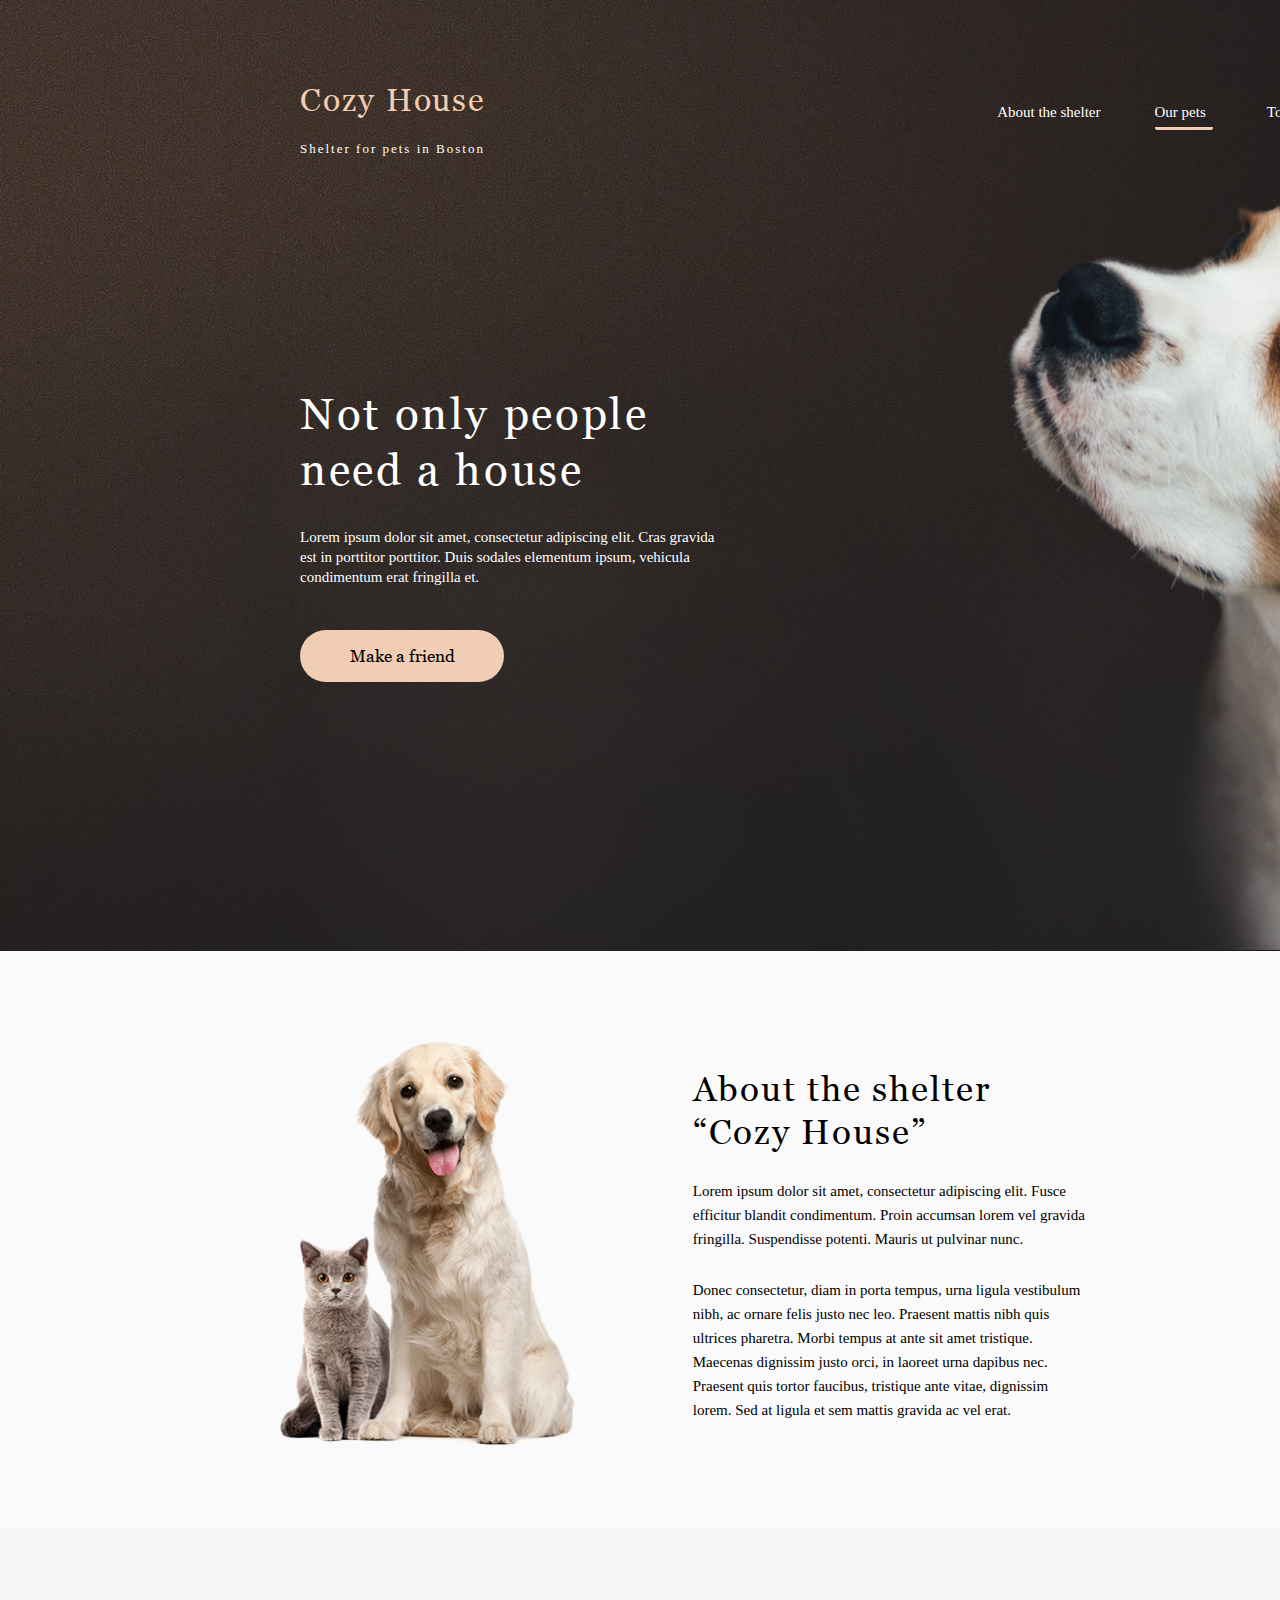
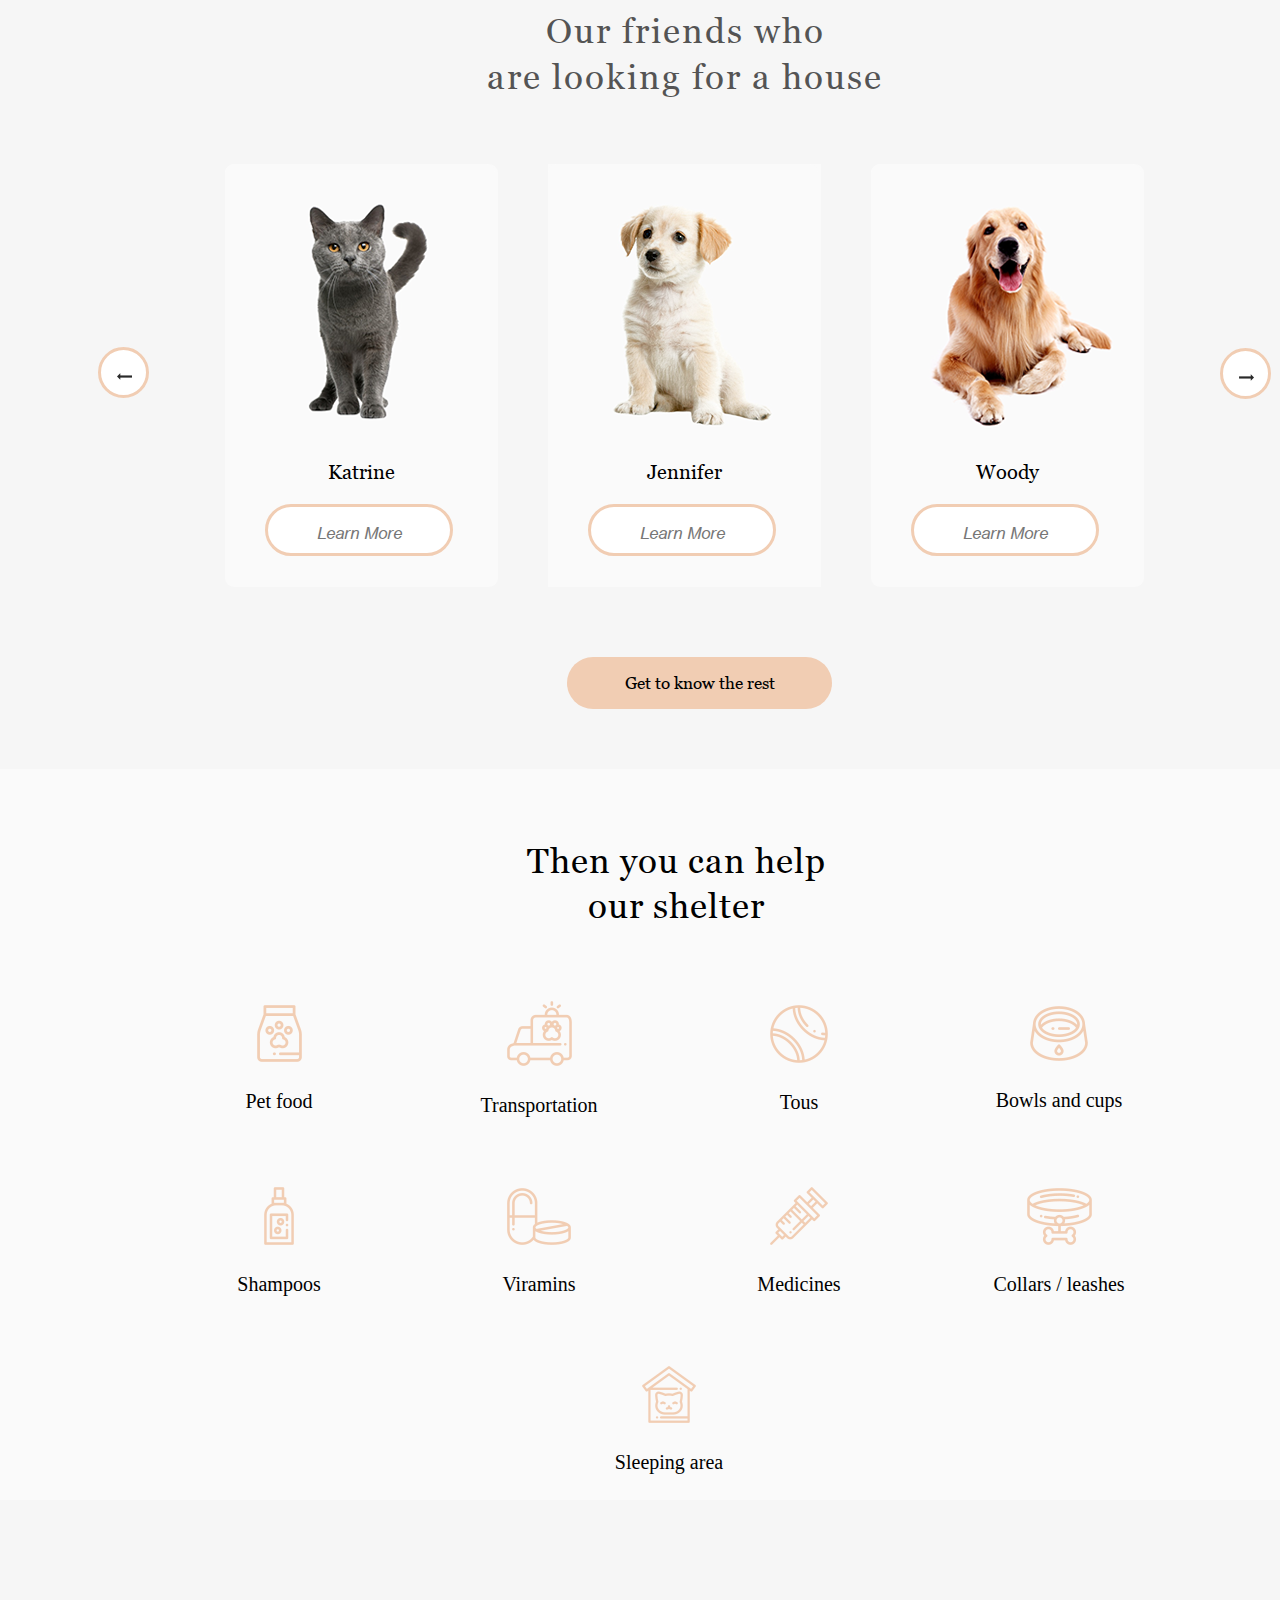
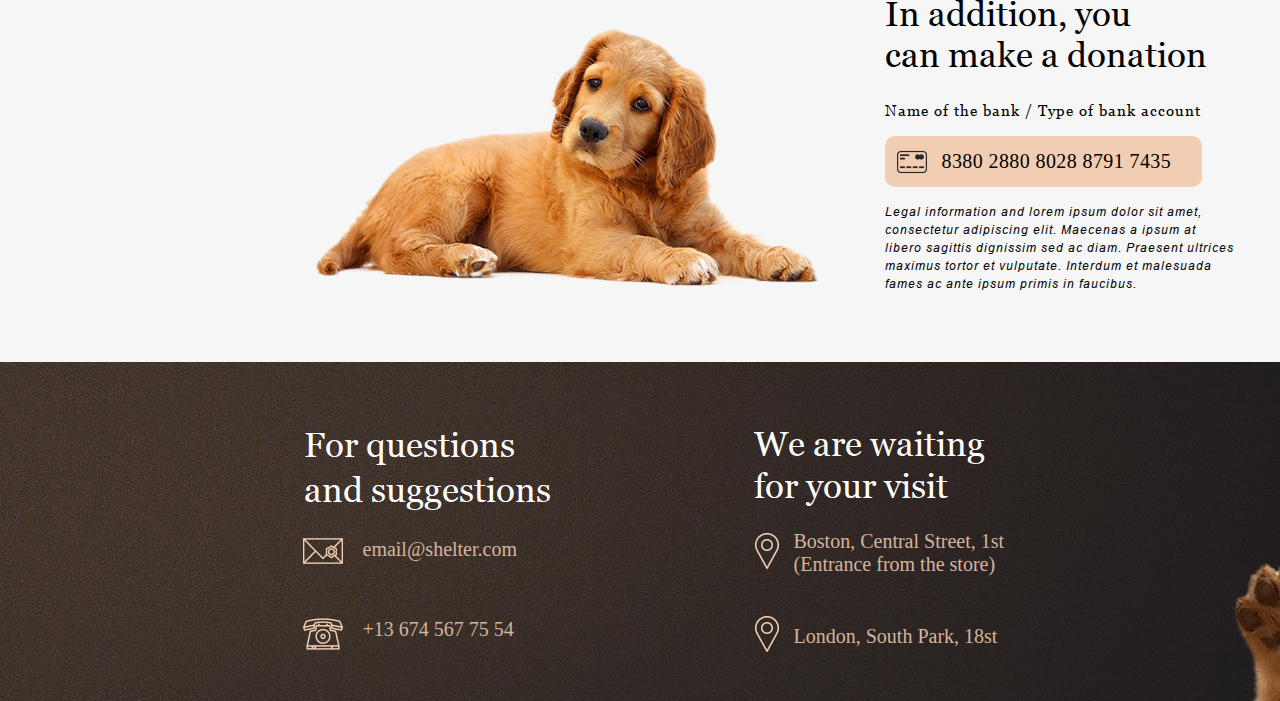
<file: final/index.html>
<!DOCTYPE html>
<html lang="en">
<head>
	<meta charset="UTF-8">
	<title>Cozy House</title>
	<link rel="stylesheet" type="text/css" href="style/style.css">
</head>
<body>

<header class="wrapper">
	<section class="header wrapp">
	<div class="main-header">
			
	    <div class="logo">
	      <h1><a href="#" class="title">Cozy House</a></h1>
	      <p class="desc">Shelter for pets in Boston</p>
	    </div>

		<div class="menu">		
	    <nav class="main-menu">
	      <ul>
	        <li><a class="main-menu-link" href="#">About the shelter</a></li>
	        <li><a class="main-menu-link main-menu-active" href="#">Our pets</a></li>
	        <li><a class="main-menu-link" href="#">To help the shelter</a></li>
	        <li><a class="main-menu-link" href="#">Contacts</a></li>
	      </ul>
	    </nav>
		</div>
	</div>

      <div class="post">
	      <h1 class="new-text">Not only people <br> need a house</h1>
	      <p class="text">Lorem ipsum dolor sit amet, consectetur adipiscing elit. Cras gravida<br> est in porttitor  porttitor. Duis sodales  elementum ipsum, vehicula<br> condimentum erat fringilla et.</p>
	      <a  class="buttom" href="#">Make a friend</a>
	  </div>
		</div>
	</section>
</header>
	<main>
	<section class="section_link wrapp">
		<article class="news">
			<img src="img/Pets.png">
			<div class="news_text">
			 	<h1 class="zagolo">About the shelter <br> “Cozy House”</h1>
				<p class="texts">Lorem ipsum dolor sit amet, consectetur adipiscing elit. Fusce <br> efficitur blandit condimentum. Proin accumsan lorem vel gravida <br> fringilla. Suspendisse potenti. Mauris ut pulvinar nunc.</p>
				<p class="texts">Donec consectetur, diam in porta tempus, urna ligula vestibulum <br> nibh, ac ornare felis justo nec leo. Praesent mattis nibh quis<br> 
				ultrices pharetra. Morbi tempus at ante sit amet tristique.<br> 
				Maecenas dignissim justo orci, in laoreet urna dapibus nec. <br> Praesent quis tortor faucibus, tristique ante vitae, dignissim <br>
				lorem. Sed at ligula et sem mattis gravida ac vel erat. </p>
			</div>
		</article>
	</section>
	
	<section class="section">
		<div class="wrapp">
			
		<h1 class="zagolovok">Our friends who <br> are looking for a house</h1>
	<article class="wrapper-link">
		<div class="navigation"><img src="img/long-left-arrow.png"></div>
		<div class="cat"><img  class ="img" src="img/Cat.png">
			<a>Katrine</a><input class="Buttom" type="button" value="Learn More" ></div>
		<div class="dog"><img src="img/Dog.png">
			<a>Jennifer</a><input class="Buttom" type="button" value="Learn More" ></div>
		<div class="dogg"><img src="img/Dog-1.png">
			<a>Woody</a><input class="Buttom" type="button" value="Learn More" ></form></div>
		<div class="navigatio-link"><img src="img/long-right-arrow.png" alt=""></div>
	</article>
	<a class="navigation_link" href="#">Get to know the rest</a></div>
		</div>
	</section>
	<section class="section-link">
		<div class="wrapp">
			
		<h2 class="text-link">Then you can help<br> 
       our shelter</h2>
	<article class="article-link">
			<a href="#"><i class="sprite sprite-cat-food"></i><span>Pet food</span></a>
			<a href="#"><i class="sprite sprite-ambulance"></i><span>Transportation</span></a>
			<a href="#"><i class="sprite sprite-ball"></i><span>Tous</span></a>
			<a href="#"><i class="sprite sprite-bowl"></i><span>Bowls and cups</span></a>
			<a href="#"><i class="sprite sprite-shampoo"></i><span>Shampoos</span></a>
			<a href="#"><i class="sprite sprite-pills"></i><span>Viramins</span></a>
			<a href="#"><i class="sprite sprite-syringe"></i><span>Medicines</span></a>
			<a href="#"><i class="sprite sprite-leash"></i><span>Collars / leashes</span></a>
			<a href="#"><i class="sprite sprite-cat1"></i><span>Sleeping area</span></a>
		</div>
		
	</article>
	</section>
	<section class="news-2">
		<article class="donation">
			<div class="wrapp">
			
			<img src="img/Dog-2.png">
			<div class="news_text-2">
			 	<h1 class="zagolo-2">In addition, you<br>
				can make a donation</h1>
				<p class="texts-2">Name of the bank / Type of bank account</p>
				<div class="button-2"><i class="sprite sprite-credit-card-_1_"></i><span class="text-3">8380 2880 8028 8791 7435</span></div>
				<p class="text_link-2">Legal information and lorem ipsum dolor sit amet, consectetur adipiscing elit. Maecenas a ipsum at libero sagittis dignissim sed 
				ac diam. Praesent ultrices maximus tortor et vulputate. Interdum 
				et malesuada fames ac ante ipsum primis in faucibus.  </p>
			</div>
			</div>
		</article>
	</section>
	</body>
	</main>
	<footer class="footer">
		<div class="wrapp">
		<article class="article-footer">
			<section class="section-footer">
			<h1>For questions<br>
			and suggestions</h1>
			<div class="icons">
				<p><i class="sprite sprite-envelope"></i>email@shelter.com</p>
				<p><i class="sprite sprite-telephone"></i>+13 674 567 75 54</p>
			</div>
		</section>
		<section class="section-footer2">
			<h1>We are waiting<br>
				for your visit</h1>
			<div class="icons2">
			<p><i class="sprite sprite-pin"></i>Boston, Central Street, 1st (Entrance from the store)</p>
			<p><i class="sprite sprite-pin"></i>London, South Park, 18st</p>
		</div>
			</div>
		</article>
		</section>
	</footer>
</html>
</file>
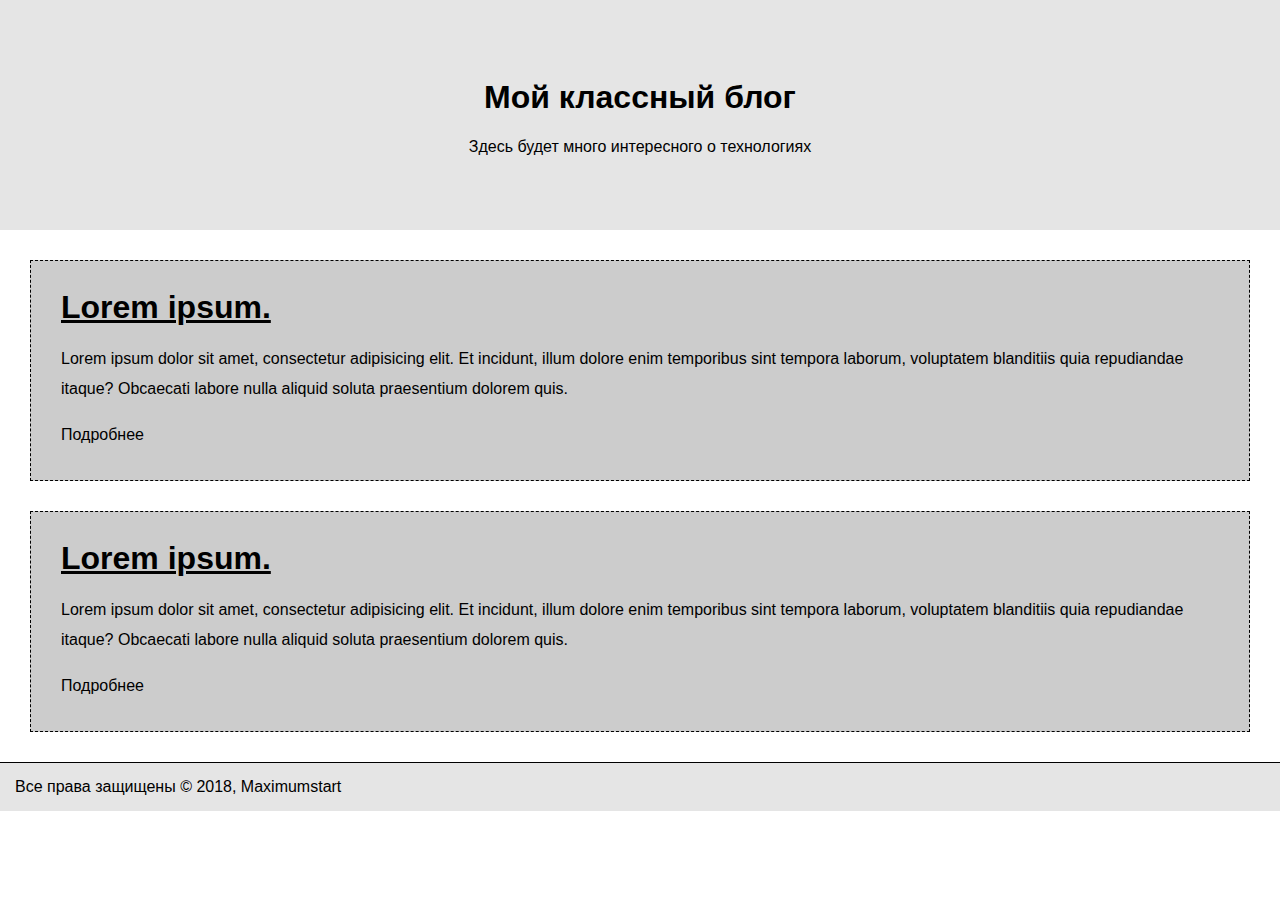
<file: six-lesson/index.html>
<!DOCTYPE html>
<html lang="en">
<head>
	<meta charset="UTF-8">
	<title>Homework #6</title>
	<link rel="stylesheet" href="style.css">
	<link rel="icon" href="favicon.png">
</head>
<body>
	<header class="header">
		<h1 class="header__title">Мой классный блог</h1>
		<p class="header__desc">Здесь будет много интересного о технологиях</p>
	</header>

	<main>
		<article class="article">
			<h1><a href="#" class="article__link">Lorem ipsum.</a></h1>
			<p>Lorem ipsum dolor sit amet, consectetur adipisicing elit. Et incidunt, illum dolore enim temporibus sint tempora laborum, voluptatem blanditiis quia repudiandae itaque? Obcaecati labore nulla aliquid soluta praesentium dolorem quis.</p>
			<a href="#" class="article__more">Подробнее</a>
		</article>

		<article class="article">
			<h1><a href="#" class="article__link">Lorem ipsum.</a></h1>
			<p>Lorem ipsum dolor sit amet, consectetur adipisicing elit. Et incidunt, illum dolore enim temporibus sint tempora laborum, voluptatem blanditiis quia repudiandae itaque? Obcaecati labore nulla aliquid soluta praesentium dolorem quis.</p>
			<a href="#" class="article__more">Подробнее</a>
		</article>
	</main>

	<footer class="footer">
		<span>Все права защищены &copy; 2018, Maximumstart</span>
	</footer>
</body>
</html>
</file>
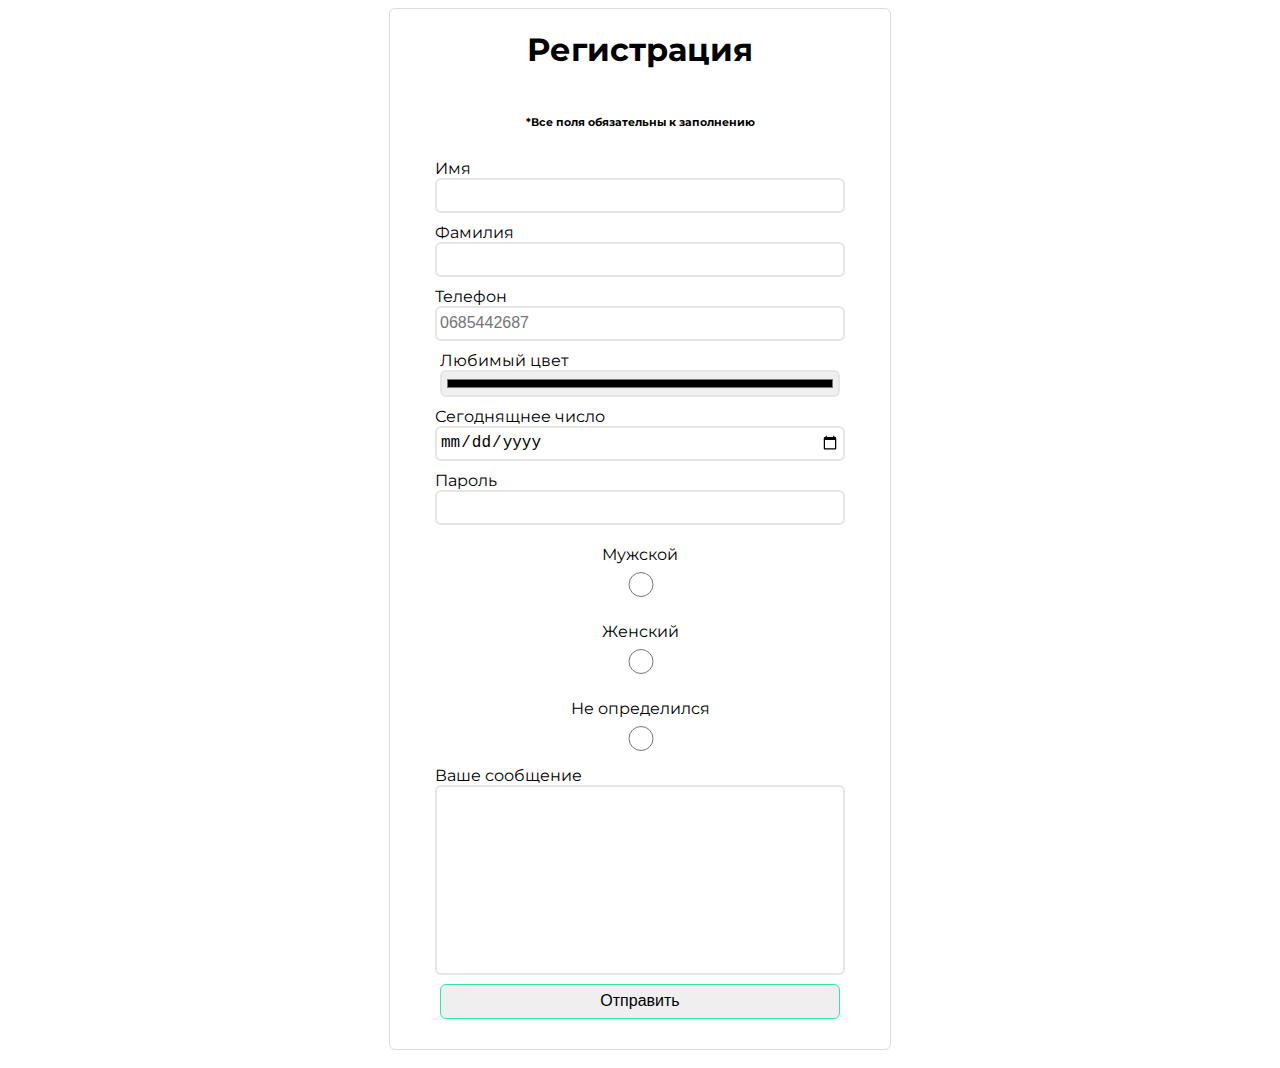
<file: third-lesson/index.html>
<!DOCTYPE html>
<html lang="en">
<head>
	<meta charset="UTF-8">
	<title>Регистрация</title>
		<link rel="stylesheet" type="text/css" href="css.css">
</head>
<body>
	
			<form class="form" action="http://maximumstart.herokuapp.com/register" method="Post" enctype="multipart/form-data">
				<h1>Регистрация</h1>
					<h6>*Все поля обязательны к заполнению</h6>
					<p>
						<label for="name-field">Имя</label>
					<input type="name" name="name" id="name-field" required=""></p>
					<p>
						<label for="surname-field">Фамилия</label>
					<input type="surnmae" name="surname" id="surname-field" required=""></p>
					<p>
						<label for="form_phone">Телефон</label>
					<input type="phone"id="form_phone" name="phone" required="" placeholder="0685442687"></p>
					<p>
						<label for="color-field">Любимый цвет</label>
					<input type="color" name="color" id="color-field" required=""></p>
					<P>
						<label for="date-field">Сегоднящнее число</label>
					<input type="date" name="date" id="date-field" required=""></P>	
					<p>
						<label for="password-field">Пароль</label>
					<input type="password" id="password-field" name="password" required=""></p>
					<p>
						<p><label for="radio-field">Мужской</label></p>	
					<input type="radio" name="gender" value="Мальчик"></p>
					<p>
						<p><label for="radio-field">Женский</label></p>
					<input type="radio" name="gender" value="Девочка"></p>
					<p>
					<p>	<label for="radio-field">Не определился</label></p>
					<input type="radio" name="gender" value="Не определился"></p>
					<p>
						<label for="message-textarea">Ваше сообщение</label><textarea cols="50" rows="10" name="message" id="message-textarea" required="" >
					</textarea></p>
					<input type="submit"   value="Отправить">
					</p>

			</form>
</body>
</html>
</file>
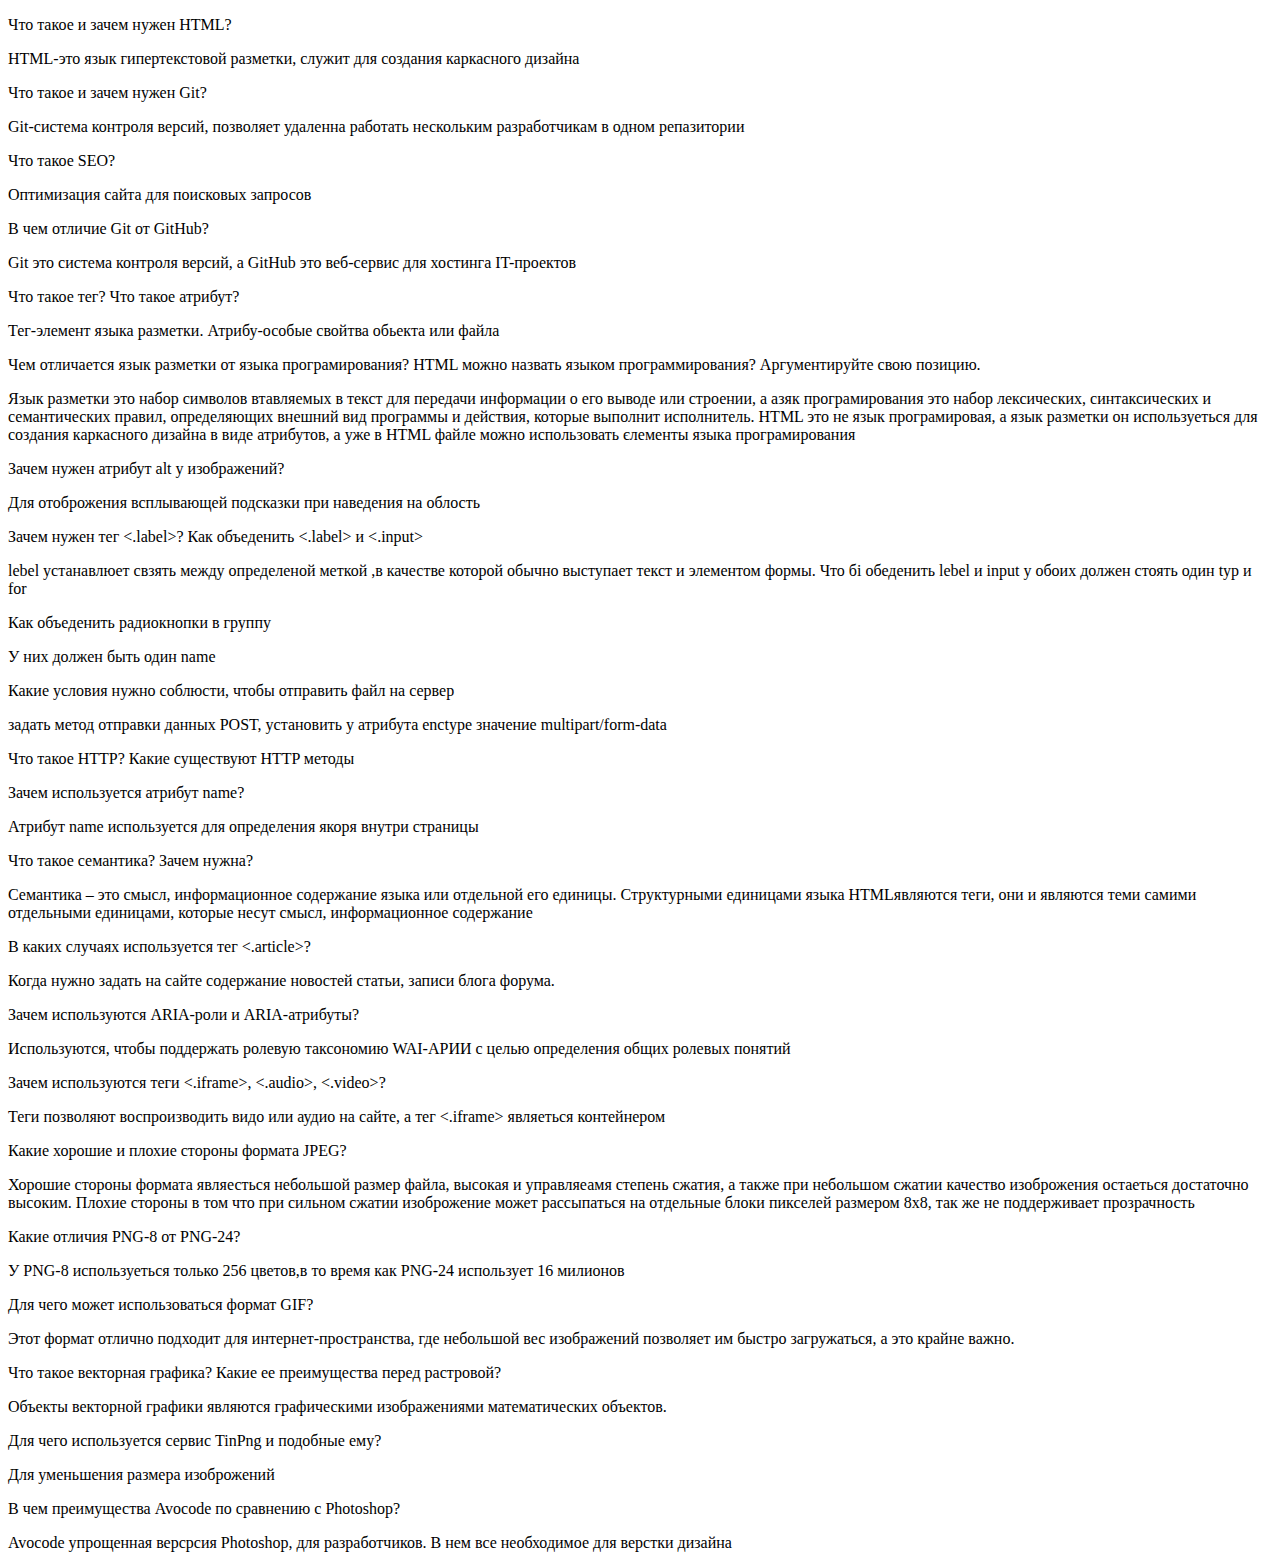
<file: answers.html>
<!DOCTYPE html>
<html lang="en">
<head>
	<meta charset="UTF-8">
	<title>Document</title>
</head>
<body>
	<div class="faq">
		<div class="pair first-lesson">
			<p class="question">Что такое и зачем нужен HTML?</p>
        <p class="answer">HTML-это язык гипертекстовой разметки, служит для создания каркасного дизайна</p>

		<p class="question">Что такое и зачем нужен Git?</p>
        <p class="answer">Git-система контроля версий, позволяет удаленна работать нескольким разработчикам в одном репазитории</p>

		<p class="question">Что такое SEO?</p>
        <p class="answer">Оптимизация сайта для поисковых запросов</p>

		<p class="question">В чем отличие Git от GitHub?</p>
        <p class="answer">Git это система контроля версий, а GitHub это веб-сервис для хостинга IT-проектов</p>

		<p class="question">Что такое тег? Что такое атрибут?</p>
        <p class="answer">Тег-элемент языка разметки. Атрибу-особые свойтва обьекта или файла</p>

		<p class="question">Чем отличается язык разметки от языка програмирования? HTML можно назвать языком программирования? Аргументируйте свою позицию.</p>
        <p class="answer">Язык разметки это набор символов втавляемых в текст для передачи информации о его выводе или строении, а азяк програмирования это набор лексических, синтаксических и семантических правил, определяющих внешний вид программы и действия, которые выполнит исполнитель. HTML это не язык програмировая, а язык разметки он используеться для создания каркасного дизайна в виде атрибутов, а уже в HTML файле можно использовать єлементы языка програмирования</p>

		<p class="question">Зачем нужен атрибут alt у изображений?</p>
        <p class="answer">Для отоброжения всплывающей подсказки при наведения на облость</p>

		</div>
			<div class="pair third-lesson">
        <p class="question">Зачем нужен тег <.label>? Как объеденить <.label> и <.input></p>
        <p class="answer">lebel устанавлюет свзять между определеной меткой ,в качестве которой обычно выступает текст и элементом формы. Что бі обеденить lebel и input у обоих должен стоять один typ и for</p>
        <p class="question">Как объеденить радиокнопки в группу</p>
        <p class="answer">У них должен быть один name</p>
        <p class="question">Какие условия нужно соблюсти, чтобы отправить файл на сервер</p>
        <p class="answer">задать метод отправки данных POST,
		установить у атрибута enctype значение multipart/form-data</p>
        <p class="question">Что такое HTTP? Какие существуют HTTP методы</p>
        <p class="answer"></p>
        <p class="question">Зачем используется атрибут name?</p>
        <p class="answer">Атрибут name используется для определения якоря внутри страницы</p>
    </div>
        <div class="pair fourth-lesson">
    <p class="question">Что такое семантика? Зачем нужна?</p>
    <p class="answer">Семантика – это смысл, информационное содержание языка или отдельной его единицы. Cтруктурными единицами языка HTMLявляются теги, они и являются теми самими отдельными единицами, которые несут смысл, информационное содержание</p>
    <p class="question">В каких случаях используется тег <.article>?</p>
    <p class="answer">Когда нужно задать на сайте содержание новостей статьи, записи блога форума.</p>
    <p class="question">Зачем используются ARIA-роли и ARIA-атрибуты?</p>
    <p class="answer">Используются, чтобы поддержать ролевую таксономию WAI-АРИИ с целью определения общих ролевых понятий</p>
    <p class="question">Зачем используются теги <.iframe>, <.audio>, <.video>?</p>
    <p class="answer">Теги позволяют воспроизводить видо или аудио на сайте, а тег <.iframe> являеться контейнером</p>
</div>
<div class="pair fifth-lesson">
    <p class="question">Какие хорошие и плохие стороны формата JPEG?</p>
    <p class="answer">Хорошие стороны формата являесться небольшой размер файла, высокая и управляеамя степень сжатия, а также при небольшом сжатии качество изоброжения остаеться достаточно высоким. Плохие стороны в том что при сильном сжатии изоброжение может рассыпаться на отдельные блоки пикселей размером 8х8, так же не поддерживает прозрачность </p>
   <p class="question">Какие отличия PNG-8 от PNG-24?</p>
    <p class="answer">У PNG-8 используеться только 256 цветов,в то время как PNG-24 использует 16 милионов</p>
       <p class="question">Для чего может использоваться формат GIF?</p>
    <p class="answer">Этот формат отлично подходит для интернет-пространства, где небольшой вес изображений позволяет им быстро загружаться, а это крайне важно.</p>
       <p class="question">Что такое векторная графика? Какие ее преимущества перед растровой?
	</p>
    <p class="answer">Объекты векторной графики являются графическими изображениями математических объектов.</p>
       <p class="question">Для чего используется сервис TinPng и подобные ему?</p>
    <p class="answer">Для уменьшения размера изоброжений</p>
       <p class="question">В чем преимущества Avocode по сравнению с Photoshop?</p>
    <p class="answer">Avocode упрощенная версрсия Photoshop, для разработчиков. В нем все необходимое для верстки дизайна</p>
</div>
		
	
</body>
</html>
</file>
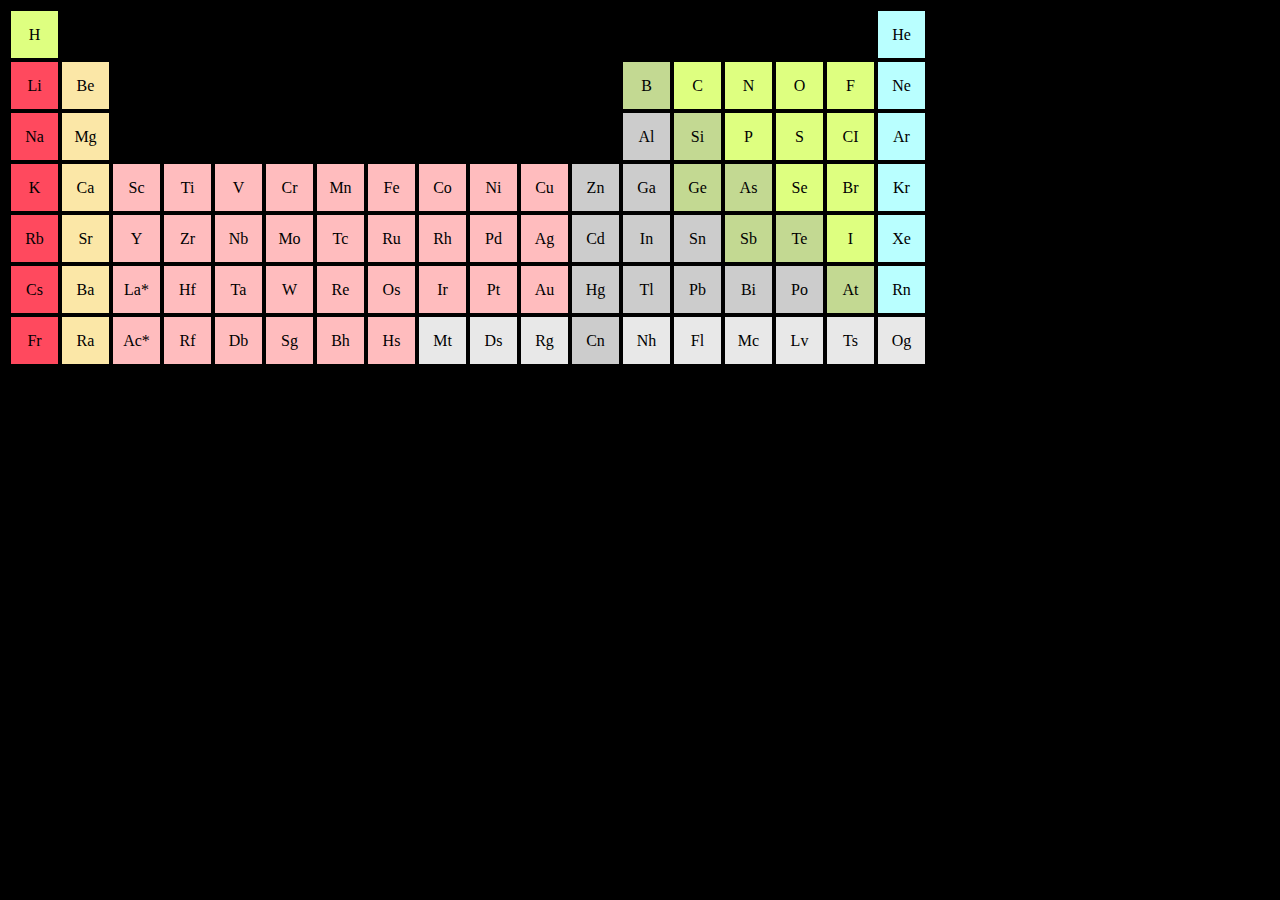
<file: second-lesson/second.html>
<!DOCTYPE html>
<html lang="en">
<head>
	<meta charset="UTF-8">
	<title>Periodic table</title>
</head>
<body>
	<style>
	body{
		background:black;
	}
		td {
			border: 1px solid;
			text-align: center;
			width: 45px;
			height: 45px;
		margin-top:100px;

		}
		.not-an-element {
			border: none;
		}
		.yellow {
			background-color: #fbe7a7;
		}
		.purple {
			background-color: #ff495e;
		}
		.pink {
			background-color: #ffbcbe;
		}
		.grey {
			background-color: #ccc;
		}
		.olive {
			background-color: #c3d992;
		}
		.blue {
		
			background-color: #b9ffff;
			
		}
		.salat {
			background-color: #deff80;
		}
		.light-grey {
			background-color: #e8e8e8;
		}

		.class {

		}
		
	</style>
	<table>
		<tr>
			<td class="salat" colspan="">H</td>
		
			<td class="not-an-element" colspan="16"></td>
			<td class="blue">He</td>
		</tr>
		<tr>
			<td class="purple">Li</td>
			<td class="yellow">Be</td>
			<td class="not-an-element" colspan="10"></td>
			<td class="olive">B</td>
			<td class="salat">C</td>
			<td class="salat">N</td>
			<td class="salat">O</td>
			<td class="salat">F</td>
			<td class="blue">Ne</td>
		</tr>
		<tr>
			<td class="purple">Na</td>
			<td class="yellow">Mg</td>
			<td class="not-an-element" colspan="10"></td>
			<td class="grey">Al</td>
			<td class="olive">Si</td>
			<td class="salat">P</td>
			<td class="salat">S</td>
			<td class="salat">CI</td>
			<td class="blue">Ar</td>
			
		</tr>
		<tr>
			<td class="purple">K</td>
			<td class="yellow">Ca</td>
			<td class="pink">Sc</td>
			<td class="pink">Ti</td>
			<td class="pink">V</td>
			<td class="pink">Cr</td>
			<td class="pink">Mn</td>
			<td class="pink">Fe</td>
			<td class="pink">Co</td>
			<td class="pink">Ni</td>
			<td class="pink">Cu</td>
			<td class="grey">Zn</td>
			<td class="grey">Ga</td>
			<td class="olive">Ge</td>
			<td class="olive">As</td>
			<td class="salat">Se</td>
			<td class="salat">Br</td>
			<td class="blue">Kr</td>
		</tr>
		<tr>
			<td class="purple">Rb</td>
			<td class="yellow">Sr</td>
			<td class="pink">Y</td>
			<td class="pink">Zr</td>
			<td class="pink">Nb</td>
			<td class="pink">Mo</td>
			<td class="pink">Tc</td>
			<td class="pink">Ru</td>
			<td class="pink">Rh</td>
			<td class="pink">Pd</td>
			<td class="pink">Ag</td>
			<td class="grey">Cd</td>
			<td class="grey">In</td>
			<td class="grey">Sn</td>
			<td class="olive">Sb</td>
			<td class="olive">Te</td>
			<td class="salat">I</td>
			<td class="blue">Xe</td>
		</tr>
		<tr>
			<td class="purple">Cs</td>
			<td class="yellow">Ba</td>
			<td class="pink">La*</td>
			<td class="pink">Hf</td>
			<td class="pink">Ta</td>
			<td class="pink">W</td>
			<td class="pink">Re</td>
			<td class="pink">Os</td>
			<td class="pink">Ir</td>
			<td class="pink">Pt</td>
			<td class="pink">Au</td>
			<td class="grey">Hg</td>
			<td class="grey">Tl</td>
			<td class="grey">Pb</td>
			<td class="grey">Bi</td>
			<td class="grey">Po</td>
			<td class="olive">At</td>
			<td class="blue">Rn</td>
		</tr>
		<tr>
			<td class="purple">Fr</td>
			<td class="yellow">Ra</td>
			<td class="pink">Ac*</td>
			<td class="pink">Rf</td>
			<td class="pink">Db</td>
			<td class="pink">Sg</td>
			<td class="pink">Bh</td>
			<td class="pink">Hs</td>
			<td class="light-grey">Mt</td>
			<td class="light-grey">Ds</td>
			<td class="light-grey">Rg</td>
			<td class="grey">Cn</td>
			<td class="light-grey">Nh</td>
			<td class="light-grey">Fl</td>
			<td class="light-grey">Mc</td>
			<td class="light-grey">Lv</td>
			<td class="light-grey">Ts</td>
			<td class="light-grey">Og</td>
</tr>
	</table>


</body>
</html>
</file>
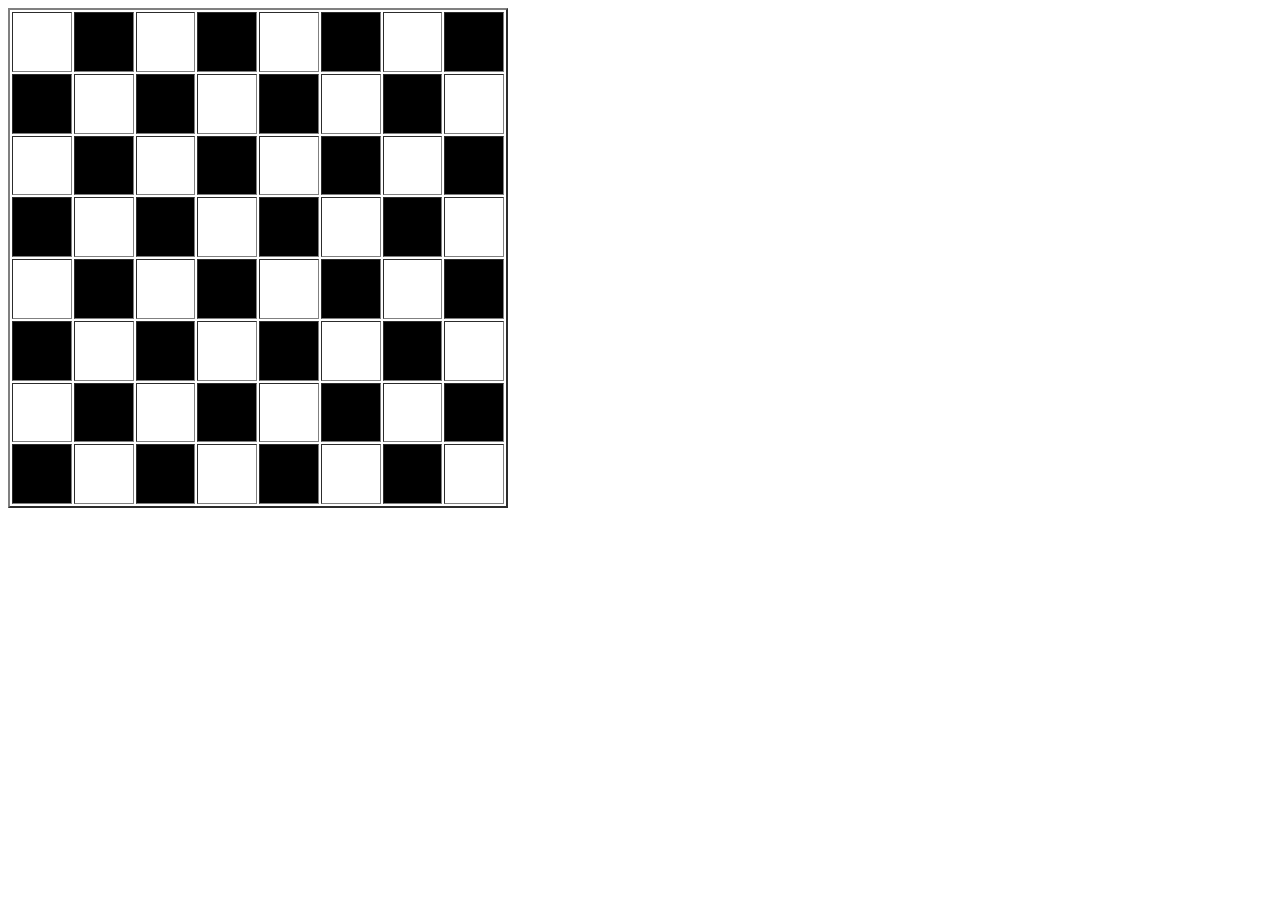
<file: second-lesson/second1.html>
<!DOCTYPE html>
  <html lang="en">
  <head>
    <meta charset="UTF-8">
    <title>Document</title>
  </head>
  <body>
    <table width="500" height="500" cellspacing="2" border="2" cols="8	">
     <tr> 
      	<td></td>
   		<td bgcolor="black"></td>
   		<td></td>
  	    <td bgcolor="black"></td>
     		<td></td>
     		<td bgcolor="black"></td>
    	 	<td></td>
     		<td bgcolor="black"></td>
     </tr>
     <tr> 
      	<td bgcolor="black"></td>
   		<td></td>
   		<td bgcolor="black"></td>
  	    <td></td>
     		<td bgcolor="black"></td>
     		<td></td>
    	 	<td bgcolor="black"></td>
     		<td></td>
      </tr>
     <tr>
      	<td></td>
   		<td bgcolor="black"></td>
   		<td></td>
  	    <td bgcolor="black"></td>
     		<td></td>
     		<td bgcolor="black"></td>
    	 	<td></td>
     		<td bgcolor="black"></td>
   

     </tr>
     <tr>
      	<td bgcolor="black"></td>
   		<td></td>
   		<td bgcolor="black"></td>
  	    <td></td>
     		<td bgcolor="black"></td>
     		<td></td>
    	 	<td bgcolor="black"></td>
     		<td></td>
    
     </tr>
     <tr>
     		<td></td>
   		<td bgcolor="black"></td>
   		<td></td>
  	    <td bgcolor="black"></td>
     		<td></td>
     		<td bgcolor="black"></td>
    	 	<td></td>
     		<td bgcolor="black"></td>
     </tr>
     		<td bgcolor="black"></td>
   		<td></td>
   		<td bgcolor="black"></td>
  	    <td></td>
     		<td bgcolor="black"></td>
     		<td></td>
    	 	<td bgcolor="black"></td>
     		<td></td>
     	
     </tr>
     <tr>
     		<td></td>
   		<td bgcolor="black"></td>
   		<td></td>
  	    <td bgcolor="black"></td>
     		<td></td>
     		<td bgcolor="black"></td>
    	 	<td></td>
     		<td bgcolor="black"></td>
     </tr>
      <tr>
     		<td bgcolor="black"></td>
   		<td></td>
   		<td bgcolor="black"></td>
  	    <td></td>
     		<td bgcolor="black"></td>
     		<td></td>
    	 	<td bgcolor="black"></td>
     		<td></td>
     </tr>

    </table>
  </body>
  </html>
</file>
<file: final/style/style.css>
html{
	-webkit-box-sizing: border-box;
	-moz-box-sizing: border-box;
	box-sizing: border-box;
}

*,*::before, *::after {
	-webkit-box-sizing: inherit;
	-moz-box-sizing: inherit;
	box-sizing: inherit;
}

body {
	margin: 0 auto;
	background: #fafafa;
}
@font-face {
	font-family: Georgia;
	src:url('../fonts/Georgia.ttf');
}

@font-face {
	font-family: Arial;
	src:url('../fonts/arial_italic.ttf');
}

@font-face {
	font-family: Arial_regular;
	src:url('../fonts/Arial_regular.ttf');
}
	
.section_link {
	display: flex;
	margin: 0 auto;
	justify-content: center;
}

.news {
	display:flex;
	margin: 90px auto 80px 278px;

}

.news img {
	height: 405px;
}

.news_text {
	padding-left: 117px;
}

.zagolo {
	text-decoration: none;
	font-size: 35px;
	color: #000;
	font-family: 'Georgia';
	margin: 26px 0;
	font-weight: 200;
	letter-spacing: 2px;
	line-height: 43px;
	
}

.texts {
		
	font-family: 'Arial_regular' , serif;
	font-size: 15px;
	line-height: 24px;
	margin-bottom: 27px;
}

.wrapper-link {
	display: flex;
    justify-content: center;
    margin-left: 89px;
	


}

.zagolovok {
	margin: 0 auto;
    font-size: 35px;
    font-family: "Georgia";
    color: #545454;
    line-height: 46px;
    text-align: center;
    padding-top: 47px;
    margin-bottom: 64px;
    letter-spacing: 2px;
    font-weight: 100;
    display: flex;
    justify-content: center;
    margin-left: 90px;
}

.section {
	background-color: #f6f6f6;
	padding: 32px;
	margin: 0 auto;
	display: flex;
	justify-content: center;
}

.buttom-link {
	display: flex;
	justify-content: center;
	background-color: #fddcc4;
    padding: 1rem;
    border: none;
    border-radius: 30px;
    height: 10px;

}

.cat {
	border-radius: 9px;
	margin-right: 50px;
	width: 273px;
	height: 423px;
	background-color: #fafafa;
}

.cat:hover {
  border-radius: 9px;
  box-shadow: 0 5px 15px rgba(0,0,0,0.3);
  transition: opacity 0.3s ease-in-out;
}

.dog {
	margin-right: 50px;
	width: 273px;
	height:423px;
	background-color: #fafafa;
}

.dog:hover {
  border-radius: 9px;
  box-shadow: 0 5px 15px rgba(0,0,0,0.3);
  transition: opacity 0.3s ease-in-out;
}

.dogg {
	border-radius: 9px;
	width: 273px;
	height: 423px;
	background-color: #fafafa;
}

.dogg:hover {
  border-radius: 9px;
  box-shadow: 0 5px 15px rgba(0,0,0,0.3);
  transition: opacity 0.3s ease-in-out;
}

.wrapper-link a {
	display: flex;
	justify-content: center;
	text-decoration: none;
	color: #000;
	font-size: 20px;
  	font-family: "Georgia";
  	margin-top: 22px;

}

.Buttom {
	justify-content: center;
	font-size: 17px;
	margin-top: 20px;
	margin-left: 40px;
 	width: 188px;
 	height: 52px;
    padding: 1rem;
    border: none;
    border-radius: 30px;
    color: #777777; 
    background:#ffffff;
    transition: all .3s linear;
    border-color: #f1cdb3;
    border-style: solid;
}

.Buttom:hover {
	color: #000;
    background: #f1cdb3;
    transition: all .3s linear;
    -webkit-transition: all .3s linear;
    -moz-transition: all .3s linear;
    border-color: #f1cdb3; 
}

.navigation {
	margin-right: 76px;
	margin-top: 183px;
	background-color: #f1cdb3;
	height: 51px;
	width: 51px;
	padding: 1rem;
    border: none;
    border-radius: 30px;
    color: #777777; 
    background:#ffffff;
    transition: all .3s linear;
    border-color: #f1cdb3;
    border-style: solid;
}

.navigation:hover {
	color: #000;
    background: #f1cdb3;
    transition: all .3s linear;
    -webkit-transition: all .3s linear;
    -moz-transition: all .3s linear;
    border-color: #f1cdb3; 
}

.navigatio-link {
	margin-left: 76px;
	margin-top: 184px;
	background-color: #f1cdb3;
	height: 51px;
	width: 51px;
	padding: 1rem;
    border: none;
    border-radius: 30px;
    color: #777777; 
    background:#ffffff;
    transition: all .3s linear;
    border-color: #f1cdb3;
    border-style: solid;
}

.navigation_link {
	display: flex;
	justify-content: center;
	font-size: 17px;
	margin: 0  auto;
	margin-top: 70px;
	margin-left: 558px;
	margin-bottom: 28px;
 	background-color: #f1cdb3;
 	width: 265px;
 	height: 52px;
    border: none;
    border-radius: 30px;
    align-items: center;
    color: #000;
	text-decoration: none;
	font-family: 'Georgia';

}

.navigatio-link:hover {
	color: #000;
    background: #f1cdb3;
    transition: all .3s linear;
    -webkit-transition: all .3s linear;
    -moz-transition: all .3s linear;
    border-color: #f1cdb3; 
}


.section-link {
	display: flex;
	justify-content: center;
	background-color: #fafafa;
	margin: 0 auto;
}

.text-link {
    display: flex;
    justify-content: center;
    text-decoration: none;
    text-align: center;
    font-size: 35px;
    font-family: 'Georgia';
    font-weight: 100;
    margin-top: 69px;
    margin-left: 72px;
    line-height: 45px;
    letter-spacing: 1px
}


/*sprite go*/

.sprite {
    background-image: url(../img/spritesheet.png);
    background-repeat: no-repeat;
    display: block;
}

.sprite-ambulance {
    width: 65px;
    height: 65px;
    background-position: -8px -8px;
}

.sprite-ball {
    width: 58px;
    height: 58px;
    background-position: -89px -8px;
}

.sprite-bowl {
    width: 58px;
    height: 55px;
    background-position: -163px -8px;
}

.sprite-cat-food {
    width: 45px;
    height: 57px;
    background-position: -237px -8px;
}

.sprite-cat1 {
    width: 54px;
    height: 57px;
    background-position: -298px -8px;
}

.sprite-credit-card-_1_ {
    width: 30px;
    height: 24px;
    background-position: -368px -8px;
}

.sprite-envelope {
    width: 40px;
    height: 26px;
    background-position: -414px -8px;
    margin-right: 20px;
}

.sprite-leash {
    width: 65px;
    height: 57px;
    background-position: -470px -8px;
}

.sprite-long-left-arrow {
    width: 15px;
    height: 7px;
    background-position: -551px -8px;
}

.sprite-long-right-arrow {
    width: 15px;
    height: 7px;
    background-position: -582px -8px;
}

.sprite-pills {
    width: 64px;
    height: 57px;
    background-position: -613px -8px;
}

.sprite-pin {
    width: 26px;
    height: 36px;
    background-position: -693px -8px;
    padding: 20px;
}

.sprite-shampoo {
    width: 30px;
    height: 58px;
    background-position: -735px -8px;
}

.sprite-syringe {
    width: 58px;
    height: 58px;
    background-position: -781px -8px;
}

.sprite-telephone {
    width: 40px;
    height: 32px;
    background-position: -855px -8px;
    margin-right: 20px;
}

/*sprite end*/

.article-link {
	display: flex;
	justify-content: center;
	flex-wrap: wrap;
	align-items: center;
	text-align: center;

}

.article-link a {
	width: 235px;
    color: #000;
    text-decoration: none;
    margin-top: 44px;
    margin-bottom: 26px;
    margin-left: 25px;
    padding-left: 33px;
    font-size: 20px;
    display: flex;
    flex-wrap: wrap;
    justify-content: center;
    flex-direction: column;
	align-items: center;
}

.article-link span {
	display: flex;
	justify-content: center;
	margin-top: 28px;
	
}


.main-header {
	display: flex;
	align-items: center;
	margin: 0 auto;
	padding-top: 59px;
}

.wrapp {
	width: 1300px;
}

.title {
	font-family: 'Georgia', serif;
	font-weight: 500;
	font-size: 32px;
	color:#f1cdb3;
	text-decoration: none;
	letter-spacing: .06em;	
}

.main-header .logo .desc {
	font-family: Arial_regular;
	font-size: 13px;
	color:#fff;
	margin: 12px 0 0 0;
	letter-spacing: 2px;

}
.main-menu ul li {
	display: initial;
}

.logo {
	margin-bottom: 1px;
}

.menu {
	display: flex;
	justify-content: center;
	padding-left: 422px;
	margin-top: 8px;
}

.main-menu-link {
	 margin-left: 50px;
	 font-family: 'Arial_regular';
	 font-size: 15px;
	 color:#fff;
	 text-decoration: none;
}
.main-menu-active {
	padding-bottom: 7px;
    padding-right: 7px;
	border-bottom: 3px solid rgb(241,205,179);
	border-radius: 2px;
}

.post {
	margin-top: 228px;
}

.new-text {
	font-family: 'Georgia' , serif;
	letter-spacing: .06em;
	font-weight: 500;
	font-size: 44px;
	color: #fff;
	line-height: 56px;

}



.text {
	font-family: 'Arial_regular' , serif;
	text-decoration: none;
	line-height: 20px;
	font-size: 15px;
	color: #fff;
	
}

.buttom {
    display: flex;
    justify-content: center;
    font-size: 17px;
    /* margin: 0 auto; */
    margin-top: 43px;
    /* margin-left: 558px; */
    margin-bottom: 28px;
    background-color: #f1cdb3;
    width: 204px;
    height: 52px;
    border: none;
    border-radius: 30px;
    align-items: center;
    color: #000;
    text-decoration: none;
    font-family: 'Georgia';
}

.news-2 {
	background-color: #f6f6f6;
	margin: 0 auto;
	display:flex;
	justify-content: center;
	width: 1900px;
}

.news_text-2 {
	margin-top: 54px;
    display: inline-block;
    align-items: center;
    padding-left: 60px;
}

.zagolo-2 {
	display: flex;
	text-decoration: none;
	font-size: 35px;
	color: #000;
	font-family: 'Georgia';
	font-weight: normal;	
}

.texts-2, .text_link-2 {
	font-family: 'Arial';
    font-size: 15px;
    line-height: 1.5em;
    color: #000;
    transition: .3s ease-in-out;
    letter-spacing: 1px;
}

.texts-2:hover, .text_link-2:hover {
	color:#b2b2b2;
	transition: .3s ease-in-out;
}

.donation {
	margin-left: 31px;
    margin-bottom: 29px;
    margin-top: 16px;
} 

.zagolo-2 {
	font-size: 35px;
}

.texts-2 {
	color: #000;
	font-family: 'Georgia';
	font-size: 15px;
}

.text_link-2 {
    width: 350px;
    font-size: 12px;
    margin-bottom: 40px;
    margin-top: 16px;
}

.button-2 {
	display: flex;
    justify-content: flex-start;
    padding: 12px;
    font-size: 20px;
    background-color: #f1cdb3;
    width: 317px;
    height: 51px;
    border: none;
    border-radius: 10px;
    align-items: center;
    color: #000;
    text-decoration: none;
    font-family: 'Times New Roman';
    margin-bottom: 13px;
    margin-top: 4px;
    letter-spacing: 0.02em;
}

.text-3 {
	padding: 15px;
}

.footer {
	display: flex;
	justify-content: space-between;
	background: url(../img/footer.png) no-repeat;
	width: 1900px;
	background-size: cover;
	margin: 0 auto;
}

.section-footer {
	display: flex;
    justify-content: center;
    flex-wrap: wrap;
    width: 445px;
    padding-right: 174px;
	
}

.section-footer h1 {
	font-family: 'Georgia';
    font-size: 35px;
    color: #fff;
    text-decoration: none;
    font-weight: normal;
    margin-left: 11px;
    line-height: 45px;
    margin-bottom: 6px;
}

.article-footer {
	display: flex;
    justify-content: center;
    flex-wrap: wrap;
    margin-left: 52px;
    margin-top: 36px;
    align-items: center;

}

.icons {
	display: flex;
    flex-wrap: wrap;
    margin-left: 16px;
    margin-bottom: 23px;	
}

.icons i {
	display: flex;
	flex-wrap: wrap;
	padding: 20px;
}

.icons p {
	display: flex;
	flex-wrap: wrap;
	font-size: 20px;
	color: #d4b49d;
	font-family: 'Times New Roman';
}


.section-footer2 {
	display: flex;
    justify-content: center;
    flex-wrap: wrap;
    width: 334px;
    padding-right: 59px;
}

.section-footer2 h1 {
	text-decoration: none;
    font-family: 'Georgia';
    font-size: 35px;
    color: #fff;
    font-weight: normal;
    /* margin-bottom: -9px; */
    line-height: 42px;
    margin: 0 auto;
    margin-bottom: 3px;
}


.icons2 {
    display: flex;
    flex-wrap: wrap;
    margin-left: 22px;
    /* margin-bottom: -4px; */
 
}

.icons2 p {
	align-items: center;
	display: flex;
	font-size: 	20px;
	color: #d4b49d;
	font-family: 'Times New Roman';
}

.icons2s i {
	display: flex;
	flex-wrap: wrap;
	align-items: center;
	text-align: center;
}

.wrapper {
	background: url(../img/Layer1.png)no-repeat;
	background-size: cover;	
	min-height: 951px;
	width: 1900px;
	margin: 0 auto;
	display: flex;
	justify-content: center;
}
</file>
<file: six-lesson/style.css>
/*
	Служебные стили. Тут ничего не стоит изменять!
*/
body{
	margin: 0;
}
* {
	font-family: sans-serif;
}
.article > a:hover{
	color: #000;
	text-decoration: underline dotted;
}

.article__more {
	text-decoration: none;
}

.article {
	padding: 10px 30px 30px;
	margin: 30px;
	border:1px dashed rgb(0,0,0);
	background-color: #cccccc;
	line-height: 30px;
}
.article a{
	color: black;

}

.header {
	padding: 58px;
	background-color: #e5e5e5;
	text-align: center;
	
}
.footer{ 
	border-top:1px solid black;
	padding: 15px;	
	text-align: left;
	background-color: #e5e5e5;

}
</file>
<file: third-lesson/css.css>
@import url('https://fonts.googleapis.com/css?family=Montserrat');

body {
	font-family: 'Montserrat', sans-serif;
}

a {
	text-decoration: none;
	color: #000;
	border-bottom: 1px dotted #ddd;
}

p {
	margin: 5px auto;
}

label {
	display: block;
}

input, textarea {
	width: 400px;
}

input:focus, textarea:focus {
	border: 2px solid #2ceaa3;
	transition: ease-in-out .5s;
}

input[type="submit"], button {
	display: inline-block;
	height: 35px;
	border: 1px solid #2ceaa3;
}

input[type="submit"]:hover {
	border: 1px solid #2ceaa3;
	background-color: #2ceaa3;
}

textarea, input {
	resize: none;
	border-radius: 6px;
	font-size: 16px;
	border: 2px solid #e5e5e5;
	min-height: 25px;
	padding: 3px;
}

.form {
	font-family: 'Montserrat', sans-serif;
	display: -webkit-flex;
	display: -moz-flex;
	display: -ms-flex;
	display: -o-flex;
	display: flex;
	justify-content: center;
	-webkit-flex-direction: column;
	-moz-flex-direction: column;
	-ms-flex-direction: column;
	-o-flex-direction: column;
	flex-direction: column;
	margin: 0 auto;
	border: 1px solid #ddd;
	border-radius: 6px;
	width: 500px;
	-ms-align-items: center;
	align-items: center;
	padding-bottom: 20px;
}

#messageField {
	margin: -19px 0 5px 0;
	min-height: 210px;
}
</file>
